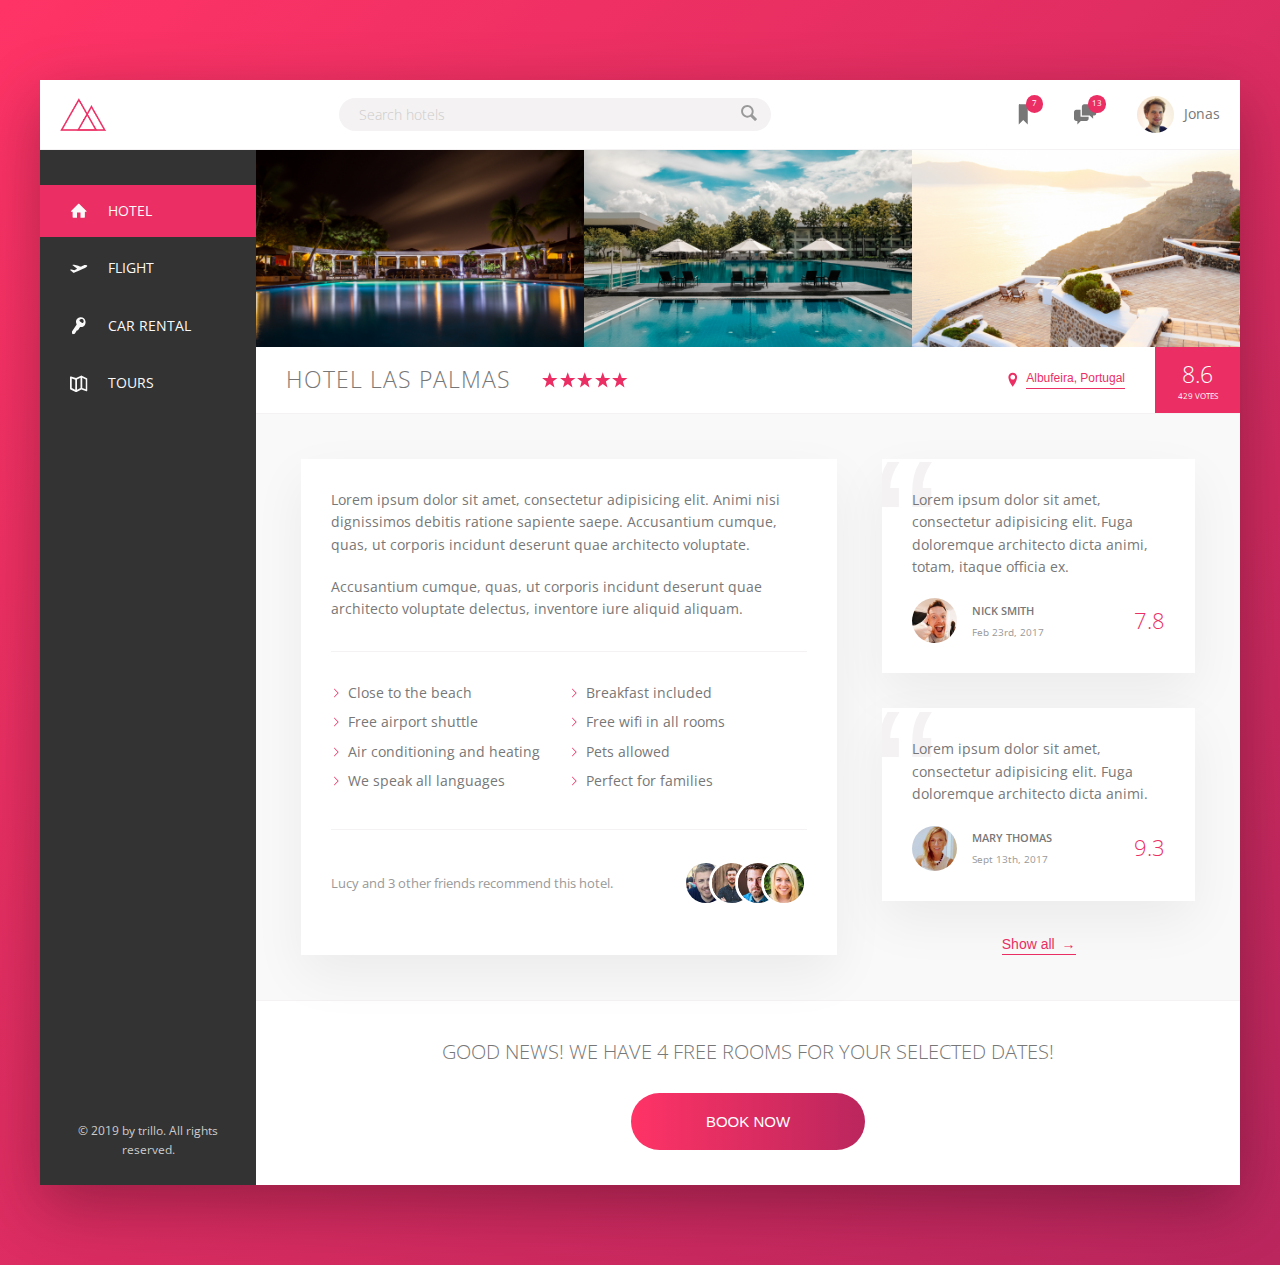
<file: trillo/index.html>
<!DOCTYPE html>
<html lang="en">
    <head>
        <meta charset="UTF-8">
        <meta name="viewport" content="width=device-width, initial-scale=1.0">
        
        <link href="https://fonts.googleapis.com/css?family=Open+Sans:300,400,600" rel="stylesheet">
        <link rel="stylesheet" href="css/style.css">
        <link rel="shortcut icon" type="image/png" href="img/favicon.png">
        
        <title>trillo &mdash; Your all-in-one booking app</title>
    </head>
    <body>
        <div class="container">
            <header class="header">
                <img src="img/logo.png" alt="trillo logo" class="logo">

                <form action="#" class="search">
                    <input type="text" class="search__input" placeholder="Search hotels">
                    <button class="search__button">
                        <svg class="search__icon">
                            <use xlink:href="img/sprite.svg#icon-magnifying-glass"></use>
                        </svg>
                    </button>
                </form>

                <nav class="user-nav">
                    <div class="user-nav__icon-box">
                        <svg class="user-nav__icon">
                            <use xlink:href="img/sprite.svg#icon-bookmark"></use>
                        </svg>
                        <span class="user-nav__notification">7</span>
                    </div>
                    <div class="user-nav__icon-box">
                        <svg class="user-nav__icon">
                            <use xlink:href="img/sprite.svg#icon-chat"></use>
                        </svg>
                        <span class="user-nav__notification">13</span>
                    </div>
                    <div class="user-nav__user">
                        <img src="img/user.jpg" alt="User photo" class="user-nav__user-photo">
                        <span class="user-nav__user-name">Jonas</span>
                    </div>
                </nav>
            </header>


            <div class="content">
                <nav class="sidebar">
                    <ul class="side-nav">
                        <li class="side-nav__item side-nav__item--active">
                            <a href="#" class="side-nav__link">
                                <svg class="side-nav__icon">
                                    <use xlink:href="img/sprite.svg#icon-home"></use>
                                </svg>
                                <span>Hotel</span>
                            </a>
                        </li>
                        <li class="side-nav__item">
                            <a href="#" class="side-nav__link">
                                <svg class="side-nav__icon">
                                    <use xlink:href="img/sprite.svg#icon-aircraft-take-off"></use>
                                </svg>
                                <span>Flight</span>
                            </a>
                        </li>
                        <li class="side-nav__item">
                            <a href="#" class="side-nav__link">
                                <svg class="side-nav__icon">
                                    <use xlink:href="img/sprite.svg#icon-key"></use>
                                </svg>
                                <span>Car rental</span>
                            </a>
                        </li>
                        <li class="side-nav__item">
                            <a href="#" class="side-nav__link">
                                <svg class="side-nav__icon">
                                    <use xlink:href="img/sprite.svg#icon-map"></use>
                                </svg>
                                <span>Tours</span>
                            </a>
                        </li>
                    </ul>

                    <div class="legal">
                        &copy; 2019 by trillo. All rights reserved.
                    </div>
                </nav>



                <main class="hotel-view">
                    <div class="gallery">
                        <figure class="gallery__item">
                            <img src="img/hotel-1.jpg" alt="Photo of hotel 1" class="gallery__photo">
                        </figure>
                        <figure class="gallery__item">
                            <img src="img/hotel-2.jpg" alt="Photo of hotel 2" class="gallery__photo">
                        </figure>
                        <figure class="gallery__item">
                            <img src="img/hotel-3.jpg" alt="Photo of hotel 3" class="gallery__photo">
                        </figure>
                    </div>

                    <div class="overview">
                        <h1 class="overview__heading">
                            Hotel Las Palmas
                        </h1>

                        <div class="overview__stars">
                            <svg class="overview__icon-star">
                                <use xlink:href="img/sprite.svg#icon-star"></use>
                            </svg>
                            <svg class="overview__icon-star">
                                <use xlink:href="img/sprite.svg#icon-star"></use>
                            </svg>
                            <svg class="overview__icon-star">
                                <use xlink:href="img/sprite.svg#icon-star"></use>
                            </svg>
                            <svg class="overview__icon-star">
                                <use xlink:href="img/sprite.svg#icon-star"></use>
                            </svg>
                            <svg class="overview__icon-star">
                                <use xlink:href="img/sprite.svg#icon-star"></use>
                            </svg>
                        </div>

                        <div class="overview__location">
                            <svg class="overview__icon-location">
                                <use xlink:href="img/sprite.svg#icon-location-pin"></use>
                            </svg>
                            <button class="btn-inline">Albufeira, Portugal</button>
                        </div>

                        <div class="overview__rating">
                            <div class="overview__rating-average">8.6</div>
                            <div class="overview__rating-count">429 votes</div>
                        </div>
                    </div>

                    <div class="detail">
                        <div class="description">
                            <p class="paragraph">
                                Lorem ipsum dolor sit amet, consectetur adipisicing elit. Animi nisi dignissimos debitis ratione sapiente saepe. Accusantium cumque, quas, ut corporis incidunt deserunt quae architecto voluptate.
                            </p>
                            <p class="paragraph">
                                Accusantium cumque, quas, ut corporis incidunt deserunt quae architecto voluptate delectus, inventore iure aliquid aliquam.
                            </p>
                            <ul class="list">
                                <li class="list__item">Close to the beach</li>
                                <li class="list__item">Breakfast included</li>
                                <li class="list__item">Free airport shuttle</li>
                                <li class="list__item">Free wifi in all rooms</li>
                                <li class="list__item">Air conditioning and heating</li>
                                <li class="list__item">Pets allowed</li>
                                <li class="list__item">We speak all languages</li>
                                <li class="list__item">Perfect for families</li>
                            </ul>
                            <div class="recommend">
                                <p class="recommend__count">
                                    Lucy and 3 other friends recommend this hotel.
                                </p>
                                <div class="recommend__friends">
                                    <img src="img/user-3.jpg" alt="Friend 1" class="recommend__photo">
                                    <img src="img/user-4.jpg" alt="Friend 2" class="recommend__photo">
                                    <img src="img/user-5.jpg" alt="Friend 3" class="recommend__photo">
                                    <img src="img/user-6.jpg" alt="Friend 4" class="recommend__photo">
                                </div>
                            </div>
                        </div>

                        <div class="user-reviews">
                            <figure class="review">
                                <blockquote class="review__text">
                                    Lorem ipsum dolor sit amet, consectetur adipisicing elit. Fuga doloremque architecto dicta animi, totam, itaque officia ex.
                                </blockquote>
                                <figcaption class="review__user">
                                    <img src="img/user-1.jpg" alt="User 1" class="review__photo">
                                    <div class="review__user-box">
                                        <p class="review__user-name">Nick Smith</p>
                                        <p class="review__user-date">Feb 23rd, 2017</p>
                                    </div>
                                    <div class="review__rating">7.8</div>
                                </figcaption>
                            </figure>

                            <figure class="review">
                                <blockquote class="review__text">
                                    Lorem ipsum dolor sit amet, consectetur adipisicing elit. Fuga doloremque architecto dicta animi.
                                </blockquote>
                                <figcaption class="review__user">
                                    <img src="img/user-2.jpg" alt="User 1" class="review__photo">
                                    <div class="review__user-box">
                                        <p class="review__user-name">Mary Thomas</p>
                                        <p class="review__user-date">Sept 13th, 2017</p>
                                    </div>
                                    <div class="review__rating">9.3</div>
                                </figcaption>
                            </figure>

                            <button class="btn-inline">Show all <span>&rarr;</span></button>
                        </div>

                    </div>

                    <div class="cta">
                        <h2 class="cta__book-now">
                            Good news! We have 4 free rooms for your selected dates!
                        </h2>
                        <button class="btn">
                            <span class="btn__visible">Book now</span>
                            <span class="btn__invisible">Only 4 rooms left</span>
                        </button>
                    </div>
                    
                </main>
            </div>
        </div>
    </body>
</html>
</file>
<file: trillo/css/style.css>
:root{--color-primary: #eb2f64;--color-primary-light: #FF3366;--color-primary-dark: #BA265D;--color-grey-light-1: #faf9f9;--color-grey-light-2: #f4f2f2;--color-grey-light-3: #f0eeee;--color-grey-light-4: #ccc;--color-grey-dark-1: #333;--color-grey-dark-2: #777;--color-grey-dark-3: #999;--shadow-dark: 0 2rem 6rem rgba(0,0,0,.3);--shadow-light: 0 2rem 5rem rgba(0,0,0,.06);--line: 1px solid var(--color-grey-light-2)}*{margin:0;padding:0}*,*::before,*::after{-webkit-box-sizing:inherit;box-sizing:inherit}html{-webkit-box-sizing:border-box;box-sizing:border-box;font-size:62.5%}@media only screen and (max-width: 68.75em){html{font-size:50%}}body{font-family:'Open Sans', sans-serif;font-weight:400;line-height:1.6;color:var(--color-grey-dark-2);background-image:-webkit-gradient(linear, left top, right bottom, from(var(--color-primary-light)), to(var(--color-primary-dark)));background-image:linear-gradient(to right bottom, var(--color-primary-light), var(--color-primary-dark));background-size:cover;background-repeat:no-repeat;min-height:100vh}.container{max-width:120rem;margin:8rem auto;background-color:var(--color-grey-light-1);-webkit-box-shadow:var(--shadow-dark);box-shadow:var(--shadow-dark);min-height:50rem}@media only screen and (max-width: 75em){.container{margin:0;max-width:100%;width:100%}}.header{font-size:1.4rem;height:7rem;background-color:#fff;border-bottom:var(--line);display:-webkit-box;display:-ms-flexbox;display:flex;-webkit-box-pack:justify;-ms-flex-pack:justify;justify-content:space-between;-webkit-box-align:center;-ms-flex-align:center;align-items:center}@media only screen and (max-width: 31.25em){.header{-ms-flex-wrap:wrap;flex-wrap:wrap;-ms-flex-line-pack:distribute;align-content:space-around;height:11rem}}.content{display:-webkit-box;display:-ms-flexbox;display:flex}@media only screen and (max-width: 56.25em){.content{-webkit-box-orient:vertical;-webkit-box-direction:normal;-ms-flex-direction:column;flex-direction:column}}.sidebar{background-color:var(--color-grey-dark-1);-webkit-box-flex:0;-ms-flex:0 0 18%;flex:0 0 18%;display:-webkit-box;display:-ms-flexbox;display:flex;-webkit-box-orient:vertical;-webkit-box-direction:normal;-ms-flex-direction:column;flex-direction:column;-webkit-box-pack:justify;-ms-flex-pack:justify;justify-content:space-between}.hotel-view{background-color:#fff;-webkit-box-flex:1;-ms-flex:1;flex:1}.detail{font-size:1.4rem;display:-webkit-box;display:-ms-flexbox;display:flex;padding:4.5rem;background-color:var(--color-grey-light-1);border-bottom:var(--line)}@media only screen and (max-width: 56.25em){.detail{padding:3rem}}@media only screen and (max-width: 37.5em){.detail{-webkit-box-orient:vertical;-webkit-box-direction:normal;-ms-flex-direction:column;flex-direction:column}}@media only screen and (max-width: 28.13em){.detail{padding:3rem 0}}.description{background-color:#fff;-webkit-box-shadow:var(--shadow-light);box-shadow:var(--shadow-light);padding:3rem;-webkit-box-flex:0;-ms-flex:0 0 60%;flex:0 0 60%;margin-right:4.5rem}@media only screen and (max-width: 56.25em){.description{padding:2rem;margin-right:3rem}}@media only screen and (max-width: 37.5em){.description{margin-right:0;margin-bottom:3rem}}.user-reviews{-webkit-box-flex:1;-ms-flex:1;flex:1;display:-webkit-box;display:-ms-flexbox;display:flex;-webkit-box-orient:vertical;-webkit-box-direction:normal;-ms-flex-direction:column;flex-direction:column;-webkit-box-align:center;-ms-flex-align:center;align-items:center}.logo{height:3.25rem;margin-left:2rem}.search{-webkit-box-flex:0;-ms-flex:0 0 40%;flex:0 0 40%;display:-webkit-box;display:-ms-flexbox;display:flex;-webkit-box-align:center;-ms-flex-align:center;align-items:center;-webkit-box-pack:center;-ms-flex-pack:center;justify-content:center}@media only screen and (max-width: 31.25em){.search{-webkit-box-ordinal-group:2;-ms-flex-order:1;order:1;-webkit-box-flex:0;-ms-flex:0 0 100%;flex:0 0 100%;background-color:var(--color-grey-light-2)}}.search__input{font-family:inherit;font-size:inherit;color:inherit;background-color:var(--color-grey-light-2);border:none;padding:.7rem 2rem;border-radius:100px;width:90%;-webkit-transition:all .2s;transition:all .2s;margin-right:-3.25rem}.search__input:focus{outline:none;width:100%;background-color:var(--color-grey-light-3)}.search__input::-webkit-input-placeholder{font-weight:100;color:var(--color-grey-light-4)}.search__input:focus+.search__button{background-color:var(--color-grey-light-3)}.search__button{border:none;background-color:var(--color-grey-light-2)}.search__button:focus{outline:none}.search__button:active{-webkit-transform:translateY(2px);transform:translateY(2px)}.search__icon{height:2rem;width:2rem;fill:var(--color-grey-dark-3)}.user-nav{-ms-flex-item-align:stretch;align-self:stretch;display:-webkit-box;display:-ms-flexbox;display:flex;-webkit-box-align:center;-ms-flex-align:center;align-items:center}.user-nav>*{padding:0 2rem;cursor:pointer;height:100%;display:-webkit-box;display:-ms-flexbox;display:flex;-webkit-box-align:center;-ms-flex-align:center;align-items:center}.user-nav>*:hover{background-color:var(--color-grey-light-2)}.user-nav__icon-box{position:relative}.user-nav__icon{height:2.25rem;width:2.25rem;fill:var(--color-grey-dark-2)}.user-nav__notification{font-size:.8rem;height:1.75rem;width:1.75rem;border-radius:50%;background-color:var(--color-primary);color:#fff;position:absolute;top:1.5rem;right:1.1rem;display:-webkit-box;display:-ms-flexbox;display:flex;-webkit-box-pack:center;-ms-flex-pack:center;justify-content:center;-webkit-box-align:center;-ms-flex-align:center;align-items:center}@media only screen and (max-width: 37.5em){.user-nav__notification{bottom:0;right:2px;font-size:1.25rem;height:2.2rem;width:2.2rem}}.user-nav__user-photo{height:3.75rem;border-radius:50%;margin-right:1rem}.side-nav{font-size:1.4rem;list-style:none;margin-top:3.5rem}@media only screen and (max-width: 56.25em){.side-nav{display:-webkit-box;display:-ms-flexbox;display:flex;margin:0}}.side-nav__item{position:relative}.side-nav__item:not(:last-child){margin-bottom:.5rem}@media only screen and (max-width: 56.25em){.side-nav__item:not(:last-child){margin:0}}@media only screen and (max-width: 56.25em){.side-nav__item{-webkit-box-flex:1;-ms-flex:1;flex:1}}.side-nav__item::before{content:"";position:absolute;top:0;left:0;height:100%;width:3px;background-color:var(--color-primary);-webkit-transform:scaleY(0);transform:scaleY(0);-webkit-transition:width 0.4s cubic-bezier(1, 0, 0, 1) 0.2s,background-color 0.1s,-webkit-transform 0.2s;transition:width 0.4s cubic-bezier(1, 0, 0, 1) 0.2s,background-color 0.1s,-webkit-transform 0.2s;transition:transform 0.2s,width 0.4s cubic-bezier(1, 0, 0, 1) 0.2s,background-color 0.1s;transition:transform 0.2s,width 0.4s cubic-bezier(1, 0, 0, 1) 0.2s,background-color 0.1s,-webkit-transform 0.2s}.side-nav__item:hover::before,.side-nav__item--active::before{-webkit-transform:scaleY(1);transform:scaleY(1);width:100%}.side-nav__item:active::before{background-color:var(--color-primary-light)}.side-nav__link:link,.side-nav__link:visited{color:var(--color-grey-light-1);text-decoration:none;text-transform:uppercase;display:block;padding:1.5rem 3rem;position:relative;z-index:10;display:-webkit-box;display:-ms-flexbox;display:flex;-webkit-box-align:center;-ms-flex-align:center;align-items:center}@media only screen and (max-width: 56.25em){.side-nav__link:link,.side-nav__link:visited{-webkit-box-pack:center;-ms-flex-pack:center;justify-content:center;padding:2rem}}@media only screen and (max-width: 37.5em){.side-nav__link:link,.side-nav__link:visited{-webkit-box-orient:vertical;-webkit-box-direction:normal;-ms-flex-direction:column;flex-direction:column;padding:1.5rem .5rem}}.side-nav__icon{width:1.75rem;height:1.75rem;margin-right:2rem;fill:currentColor}@media only screen and (max-width: 37.5em){.side-nav__icon{margin-right:0;margin-bottom:.7rem;width:1.5rem;height:1.5rem}}.legal{font-size:1.2rem;color:var(--color-grey-light-4);text-align:center;padding:2.5rem}@media only screen and (max-width: 56.25em){.legal{display:none}}.gallery{display:-webkit-box;display:-ms-flexbox;display:flex}.gallery__photo{width:100%;display:block}@media only screen and (max-width: 28.13em){.gallery__item:nth-child(1){display:none}}.overview{display:-webkit-box;display:-ms-flexbox;display:flex;-webkit-box-align:center;-ms-flex-align:center;align-items:center;border-bottom:var(--line)}@media only screen and (max-width: 28.13em){.overview{-ms-flex-wrap:wrap;flex-wrap:wrap;-webkit-box-pack:center;-ms-flex-pack:center;justify-content:center;padding-bottom:1.25rem}}.overview__heading{font-size:2.25rem;font-weight:300;text-transform:uppercase;letter-spacing:1px;padding:1.5rem 3rem}@media only screen and (max-width: 37.5em){.overview__heading{font-size:1.8rem;padding:1.25rem 2rem}}@media only screen and (max-width: 28.13em){.overview__heading{-ms-flex-preferred-size:100%;flex-basis:100%;text-align:center;font-weight:400}}.overview__stars{margin-right:auto;display:-webkit-box;display:-ms-flexbox;display:flex}@media only screen and (max-width: 28.13em){.overview__stars{margin-right:2rem}}.overview__icon-star,.overview__icon-location{width:1.75rem;height:1.75rem;fill:var(--color-primary)}.overview__location{font-size:1.2rem;display:-webkit-box;display:-ms-flexbox;display:flex;vertical-align:center}.overview__icon-location{margin-right:.5rem}.overview__rating{background-color:var(--color-primary);color:#fff;margin-left:3rem;padding:0 2.25rem;-ms-flex-item-align:stretch;align-self:stretch;display:-webkit-box;display:-ms-flexbox;display:flex;-webkit-box-orient:vertical;-webkit-box-direction:normal;-ms-flex-direction:column;flex-direction:column;-webkit-box-align:center;-ms-flex-align:center;align-items:center;-webkit-box-pack:center;-ms-flex-pack:center;justify-content:center}@media only screen and (max-width: 37.5em){.overview__rating{padding:0 1.5rem}}.overview__rating-average{font-size:2.25rem;font-weight:300;margin-bottom:-3px}@media only screen and (max-width: 37.5em){.overview__rating-average{font-size:1.8rem;margin-bottom:0;padding:1rem;font-weight:400}}.overview__rating-count{font-size:.8rem;text-transform:uppercase}@media only screen and (max-width: 37.5em){.overview__rating-count{display:none}}.btn-inline{border:none;color:var(--color-primary);font-size:inherit;border-bottom:1px solid currentColor;padding-bottom:2px;display:inline-block;background-color:transparent;cursor:pointer;-webkit-transition:all .2s;transition:all .2s}.btn-inline span{margin-left:3px;-webkit-transition:margin-left .2s;transition:margin-left .2s}.btn-inline:hover{color:var(--color-grey-dark-1)}.btn-inline:hover span{margin-left:8px}.btn-inline:focus{outline:none;-webkit-animation:pulsate 1s infinite;animation:pulsate 1s infinite}@-webkit-keyframes pulsate{0%{-webkit-transform:scale(1);transform:scale(1);-webkit-box-shadow:none;box-shadow:none}50%{-webkit-transform:scale(1.05);transform:scale(1.05);-webkit-box-shadow:0 1rem 4rem rgba(0,0,0,0.25);box-shadow:0 1rem 4rem rgba(0,0,0,0.25)}100%{-webkit-transform:scale(1);transform:scale(1);-webkit-box-shadow:none;box-shadow:none}}@keyframes pulsate{0%{-webkit-transform:scale(1);transform:scale(1);-webkit-box-shadow:none;box-shadow:none}50%{-webkit-transform:scale(1.05);transform:scale(1.05);-webkit-box-shadow:0 1rem 4rem rgba(0,0,0,0.25);box-shadow:0 1rem 4rem rgba(0,0,0,0.25)}100%{-webkit-transform:scale(1);transform:scale(1);-webkit-box-shadow:none;box-shadow:none}}.paragraph:not(:last-of-type){margin-bottom:2rem}.list{list-style:none;margin:3rem 0;padding:3rem 0;border-top:var(--line);border-bottom:var(--line);display:-webkit-box;display:-ms-flexbox;display:flex;-ms-flex-wrap:wrap;flex-wrap:wrap}@media only screen and (max-width: 28.13em){.list{-webkit-box-orient:vertical;-webkit-box-direction:normal;-ms-flex-direction:column;flex-direction:column}}.list__item{-webkit-box-flex:0;-ms-flex:0 0 50%;flex:0 0 50%;margin-bottom:.7rem}.list__item::before{content:"";display:inline-block;height:1rem;width:1rem;margin-right:.7rem;background-image:url(../img/chevron-thin-right.svg);background-size:cover}@supports (-webkit-mask-image: url()) or (mask-image: url()){.list__item::before{background-color:var(--color-primary);-webkit-mask-image:url(../img/chevron-thin-right.svg);-webkit-mask-size:cover;mask-image:url(../img/chevron-thin-right.svg);mask-size:cover;background-image:none}}.recommend{font-size:1.3rem;color:var(--color-grey-dark-3);display:-webkit-box;display:-ms-flexbox;display:flex;-webkit-box-align:center;-ms-flex-align:center;align-items:center}.recommend__count{margin-right:auto}.recommend__friends{display:-webkit-box;display:-ms-flexbox;display:flex}.recommend__photo{-webkit-box-sizing:content-box;box-sizing:content-box;height:4rem;width:4rem;border-radius:50%;border:3px solid #fff}.recommend__photo:not(:last-child){margin-right:-2rem}.review{background-color:#fff;-webkit-box-shadow:var(--shadow-light);box-shadow:var(--shadow-light);padding:3rem;margin-bottom:3.5rem;position:relative;overflow:hidden}@media only screen and (max-width: 56.25em){.review{padding:2rem;margin-bottom:3rem}}.review__text{margin-bottom:2rem;z-index:10;position:relative}.review__user{display:-webkit-box;display:-ms-flexbox;display:flex;-webkit-box-align:center;-ms-flex-align:center;align-items:center}.review__photo{height:4.5rem;width:4.5rem;border-radius:50%;margin-right:1.5rem}.review__user-box{margin-right:auto}.review__user-name{font-size:1.1rem;font-weight:600;text-transform:uppercase;margin-bottom:.4rem}@media only screen and (max-width: 68.75em){.review__user-name{font-size:1.4rem}}.review__user-date{font-size:1rem;color:var(--color-grey-dark-3)}@media only screen and (max-width: 68.75em){.review__user-date{font-size:1.4rem}}.review__rating{color:var(--color-primary);font-size:2.2rem;font-weight:300}.review::before{content:"\201C";position:absolute;top:-2.75rem;left:-1rem;line-height:1;font-size:20rem;color:var(--color-grey-light-2);font-family:sans-serif;z-index:1}.cta{padding:3.5rem 0;text-align:center}@media only screen and (max-width: 56.25em){.cta{padding:2.5rem 1rem}}.cta__book-now{font-size:2rem;font-weight:300;text-transform:uppercase;margin-bottom:2.5rem}.btn{font-size:1.5rem;font-weight:300;text-transform:uppercase;border-radius:100px;border:none;background-image:-webkit-gradient(linear, left top, right top, from(var(--color-primary-light)), to(var(--color-primary-dark)));background-image:linear-gradient(to right, var(--color-primary-light), var(--color-primary-dark));color:#fff;position:relative;overflow:hidden;cursor:pointer}.btn>*{display:inline-block;height:100%;width:100%;-webkit-transition:all .2s;transition:all .2s}.btn__visible{padding:2rem 7.5rem}.btn__invisible{position:absolute;padding:2rem 0;left:0;top:-100%}.btn:hover{background-image:-webkit-gradient(linear, right top, left top, from(var(--color-primary-light)), to(var(--color-primary-dark)));background-image:linear-gradient(to left, var(--color-primary-light), var(--color-primary-dark))}.btn:hover .btn__visible{-webkit-transform:translateY(100%);transform:translateY(100%)}.btn:hover .btn__invisible{top:0}.btn:focus{outline:none;-webkit-animation:pulsate 1s infinite;animation:pulsate 1s infinite}
</file>
